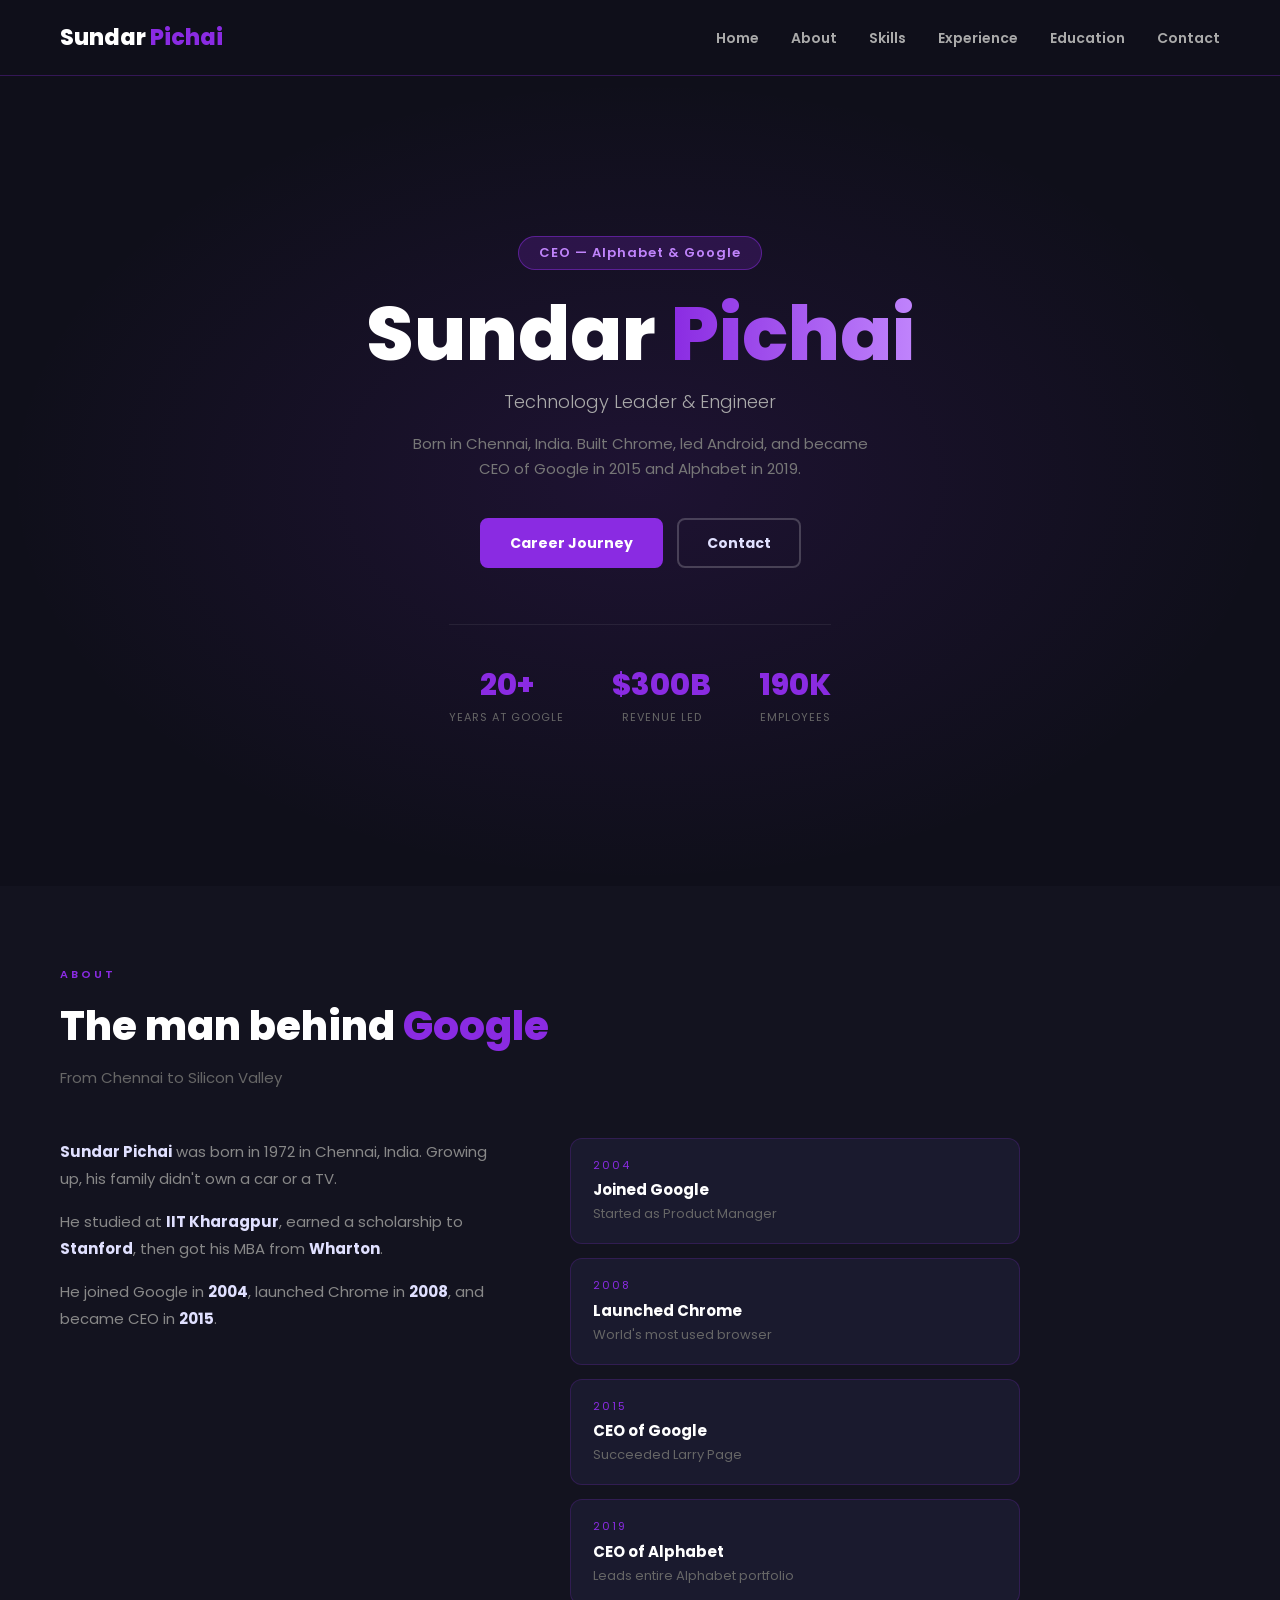
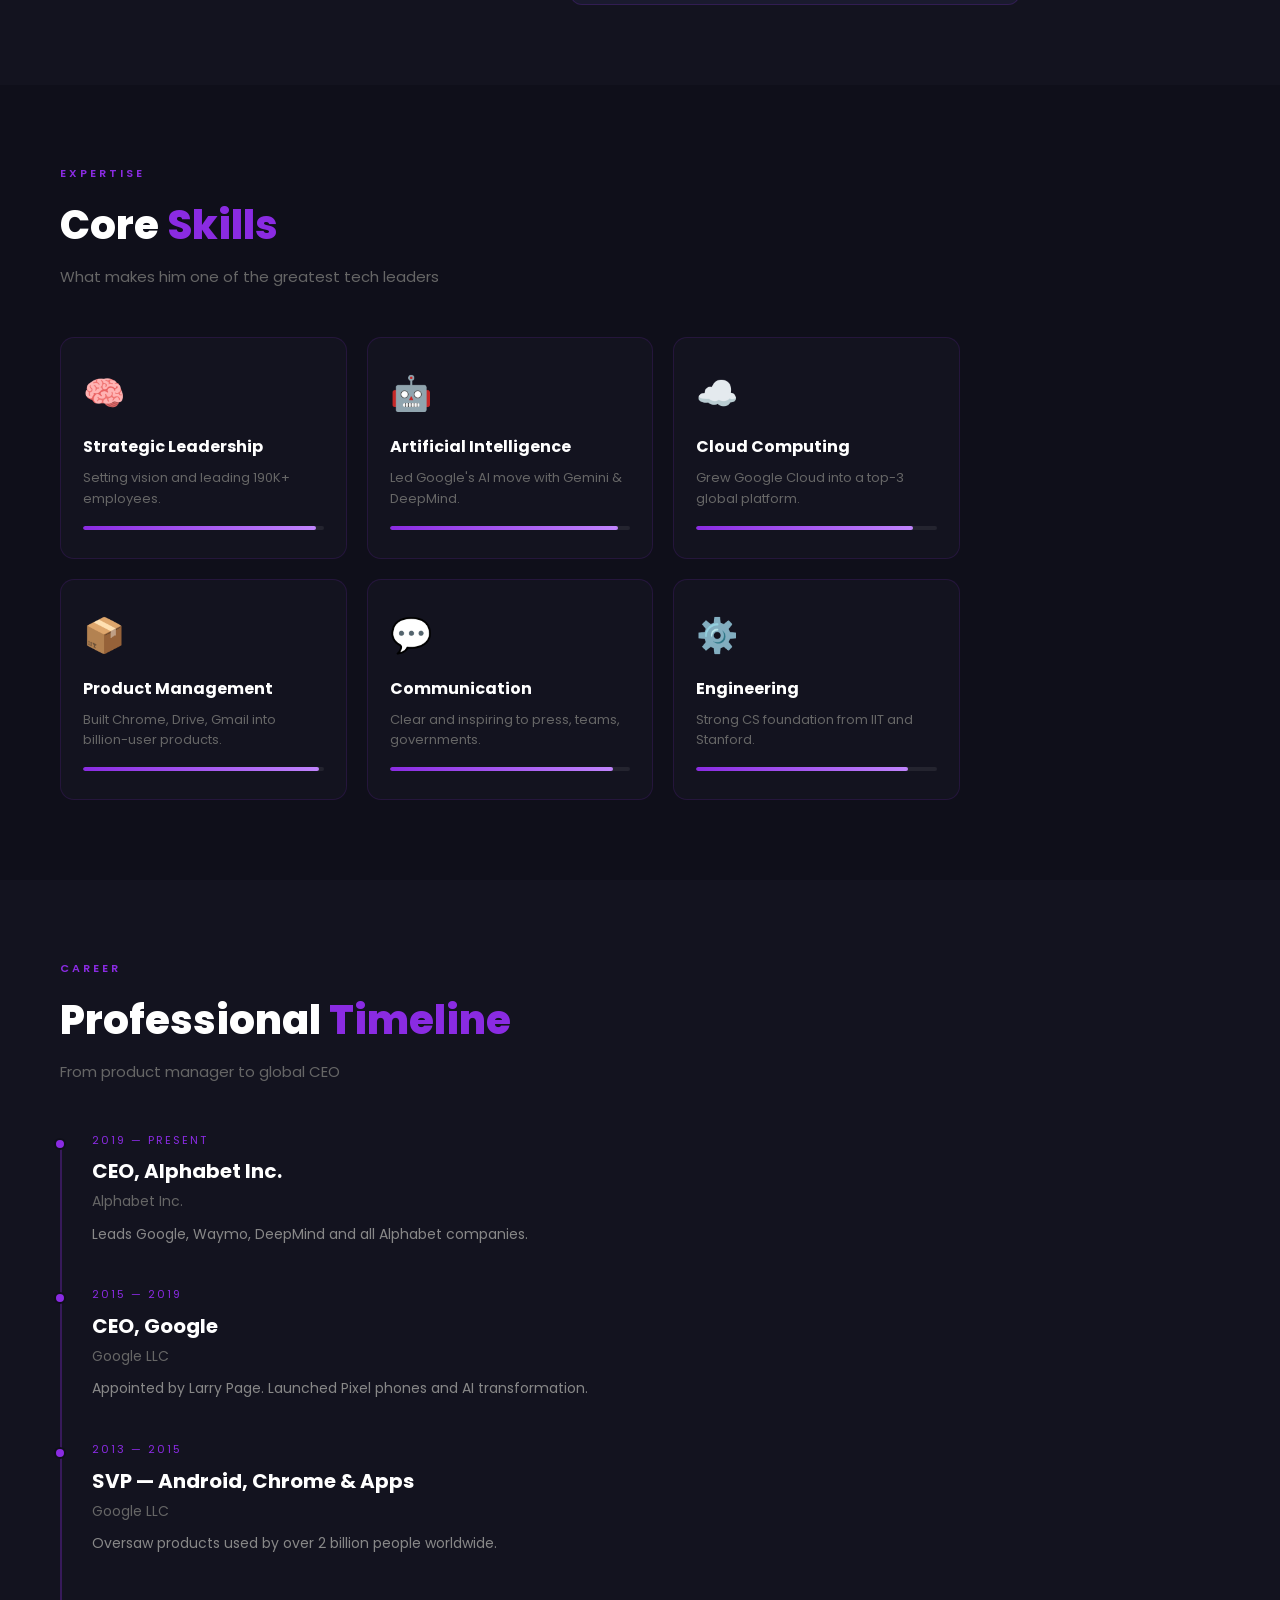
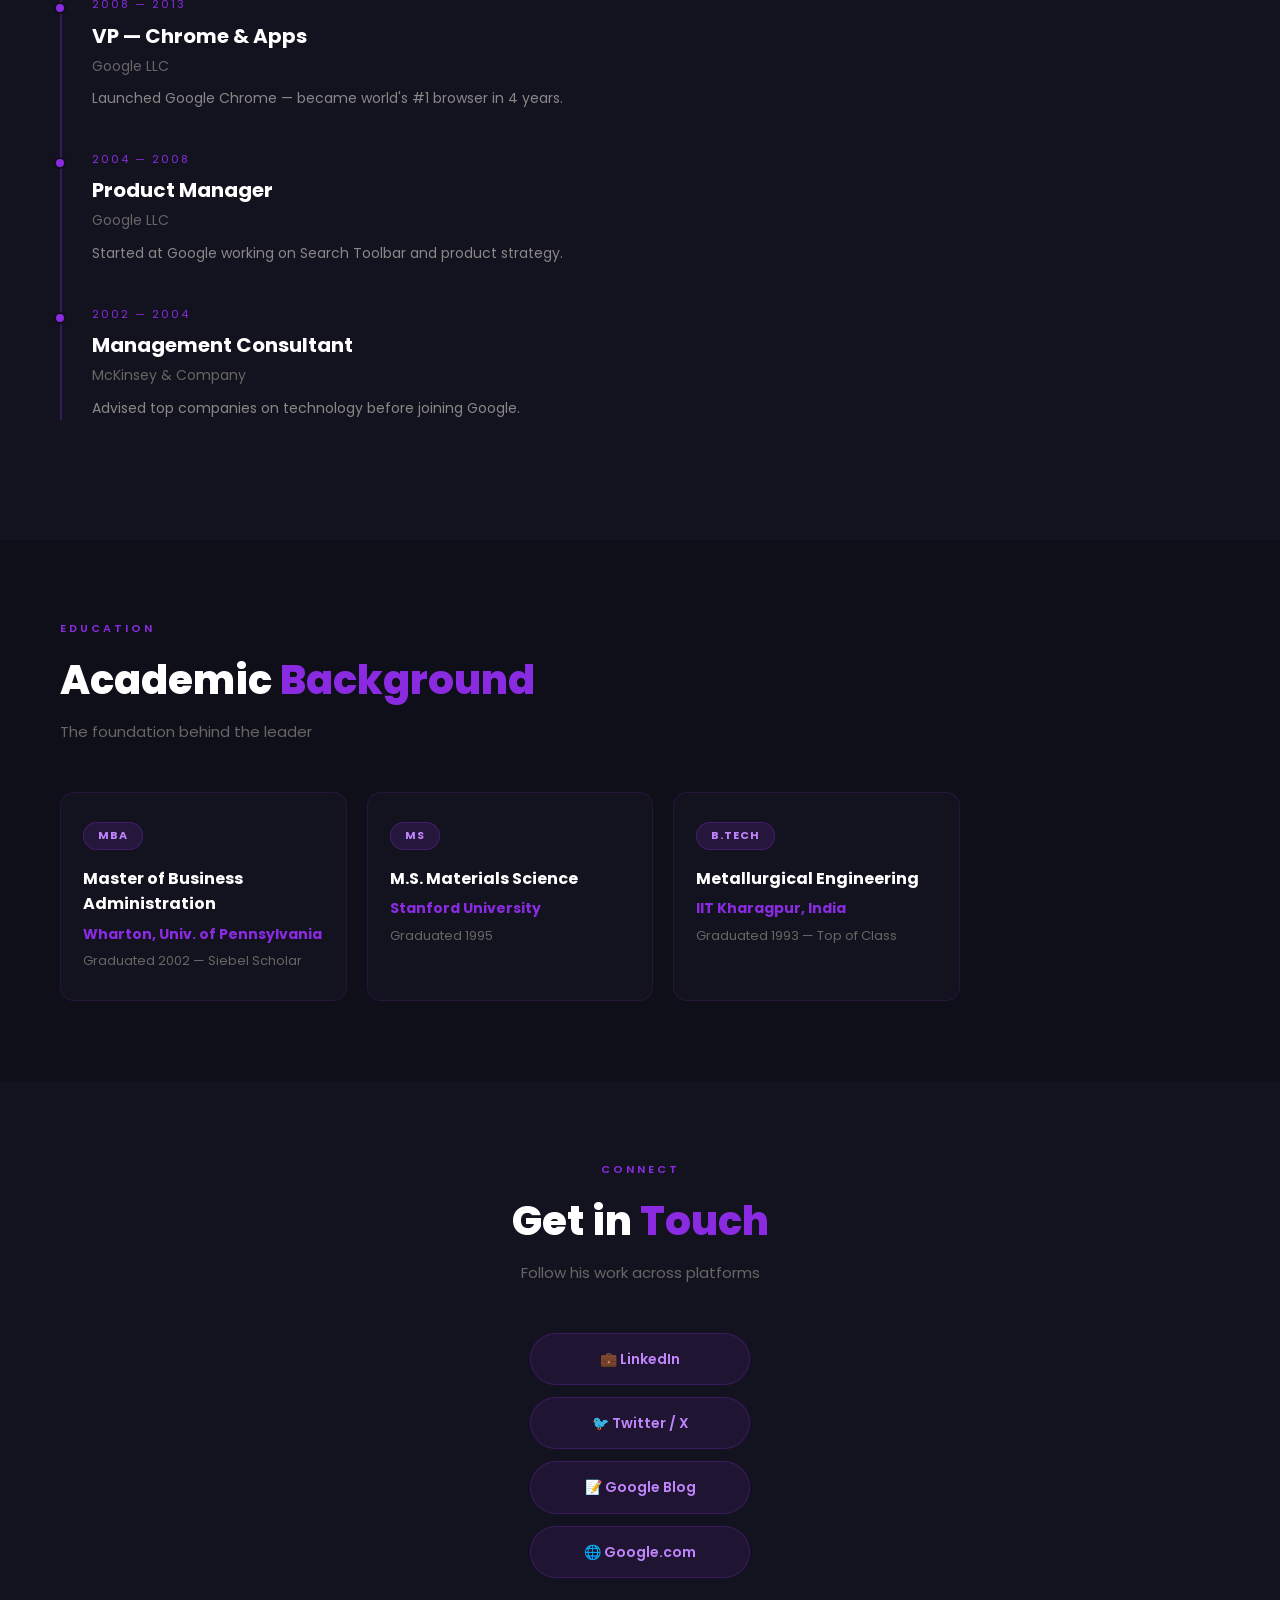
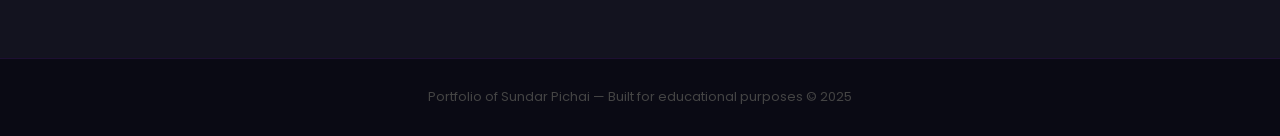
<file: index.html>
<!DOCTYPE html>
<html lang="en">
<head>
  <meta charset="UTF-8">
  <meta name="viewport" content="width=device-width, initial-scale=1.0">
  <title>Sundar Pichai | Portfolio</title>
  <link href="https://fonts.googleapis.com/css2?family=Poppins:wght@300;400;600;700;800&display=swap" rel="stylesheet">
  <link rel="stylesheet" href="style.css">
</head>

<body>
  <nav>
    <div class="logo">
      Sundar <span>Pichai</span>
    </div>
    <ul>
      <li><a href="#hero">Home</a></li>
      <li><a href="#about">About</a></li>
      <li><a href="#skills">Skills</a></li>
      <li><a href="#experience">Experience</a></li>
      <li><a href="#education">Education</a></li>
      <li><a href="#contact">Contact</a></li>
    </ul>
  </nav>

  <section id="hero" class="hero">
    <div class="badge">CEO — Alphabet &amp; Google</div>
    <h1>Sundar <span>Pichai</span></h1>
    <p class="hero-role">Technology Leader &amp; Engineer</p>
    <p class="hero-desc">
      Born in Chennai, India. Built Chrome, led Android,
      and became CEO of Google in 2015 and Alphabet in 2019.
    </p>
    <div class="hero-btns">
      <a href="#experience" class="btn btn-purple">Career Journey</a>
      <a href="#contact" class="btn btn-ghost">Contact</a>
    </div>
    <div class="hero-stats">
      <div class="stat">
        <h3>20+</h3>
        <p>Years at Google</p>
      </div>
      <div class="stat">
        <h3>$300B</h3>
        <p>Revenue Led</p>
      </div>
      <div class="stat">
        <h3>190K</h3>
        <p>Employees</p>
      </div>
    </div>
  </section>

  <section id="about" class="section about">
    <div class="section-label">About</div>
    <h2 class="section-title">The man behind <span>Google</span></h2>
    <p class="section-sub">From Chennai to Silicon Valley</p>
    <div class="about-grid">
      <div class="about-text">
        <p><strong>Sundar Pichai</strong> was born in 1972 in Chennai, India.
        Growing up, his family didn't own a car or a TV.</p>
        <p>He studied at <strong>IIT Kharagpur</strong>, earned a scholarship
        to <strong>Stanford</strong>, then got his MBA from <strong>Wharton</strong>.</p>
        <p>He joined Google in <strong>2004</strong>, launched Chrome in
        <strong>2008</strong>, and became CEO in <strong>2015</strong>.</p>
      </div>
      <div class="about-cards">
        <div class="acard">
          <div class="acard-year">2004</div>
          <h4>Joined Google</h4>
          <p>Started as Product Manager</p>
        </div>
        <div class="acard">
          <div class="acard-year">2008</div>
          <h4>Launched Chrome</h4>
          <p>World's most used browser</p>
        </div>
        <div class="acard">
          <div class="acard-year">2015</div>
          <h4>CEO of Google</h4>
          <p>Succeeded Larry Page</p>
        </div>
        <div class="acard">
          <div class="acard-year">2019</div>
          <h4>CEO of Alphabet</h4>
          <p>Leads entire Alphabet portfolio</p>
        </div>
      </div>
    </div>
  </section>

  <section id="skills" class="section skills">
    <div class="section-label">Expertise</div>
    <h2 class="section-title">Core <span>Skills</span></h2>
    <p class="section-sub">What makes him one of the greatest tech leaders</p>
    <div class="skills-grid">
      <div class="skill-card">
        <div class="skill-icon">🧠</div>
        <h3>Strategic Leadership</h3>
        <p>Setting vision and leading 190K+ employees.</p>
        <div class="bar-bg">
          <div class="bar-fill" data-width="97"></div>
        </div>
      </div>
      <div class="skill-card">
        <div class="skill-icon">🤖</div>
        <h3>Artificial Intelligence</h3>
        <p>Led Google's AI move with Gemini &amp; DeepMind.</p>
        <div class="bar-bg">
          <div class="bar-fill" data-width="95"></div>
        </div>
      </div>
      <div class="skill-card">
        <div class="skill-icon">☁️</div>
        <h3>Cloud Computing</h3>
        <p>Grew Google Cloud into a top-3 global platform.</p>
        <div class="bar-bg">
          <div class="bar-fill" data-width="90"></div>
        </div>
      </div>
      <div class="skill-card">
        <div class="skill-icon">📦</div>
        <h3>Product Management</h3>
        <p>Built Chrome, Drive, Gmail into billion-user products.</p>
        <div class="bar-bg">
          <div class="bar-fill" data-width="98"></div>
        </div>
      </div>
      <div class="skill-card">
        <div class="skill-icon">💬</div>
        <h3>Communication</h3>
        <p>Clear and inspiring to press, teams, governments.</p>
        <div class="bar-bg">
          <div class="bar-fill" data-width="93"></div>
        </div>
      </div>
      <div class="skill-card">
        <div class="skill-icon">⚙️</div>
        <h3>Engineering</h3>
        <p>Strong CS foundation from IIT and Stanford.</p>
        <div class="bar-bg">
          <div class="bar-fill" data-width="88"></div>
        </div>
      </div>
    </div>
  </section>

  <section id="experience" class="section experience">
    <div class="section-label">Career</div>
    <h2 class="section-title">Professional <span>Timeline</span></h2>
    <p class="section-sub">From product manager to global CEO</p>
    <div class="timeline">
      <div class="tl-item">
        <div class="tl-dot"></div>
        <div class="tl-year">2019 — Present</div>
        <div class="tl-role">CEO, Alphabet Inc.</div>
        <div class="tl-company">Alphabet Inc.</div>
        <p class="tl-desc">Leads Google, Waymo, DeepMind and all Alphabet companies.</p>
      </div>
      <div class="tl-item">
        <div class="tl-dot"></div>
        <div class="tl-year">2015 — 2019</div>
        <div class="tl-role">CEO, Google</div>
        <div class="tl-company">Google LLC</div>
        <p class="tl-desc">Appointed by Larry Page. Launched Pixel phones and AI transformation.</p>
      </div>
      <div class="tl-item">
        <div class="tl-dot"></div>
        <div class="tl-year">2013 — 2015</div>
        <div class="tl-role">SVP — Android, Chrome &amp; Apps</div>
        <div class="tl-company">Google LLC</div>
        <p class="tl-desc">Oversaw products used by over 2 billion people worldwide.</p>
      </div>
      <div class="tl-item">
        <div class="tl-dot"></div>
        <div class="tl-year">2008 — 2013</div>
        <div class="tl-role">VP — Chrome &amp; Apps</div>
        <div class="tl-company">Google LLC</div>
        <p class="tl-desc">Launched Google Chrome — became world's #1 browser in 4 years.</p>
      </div>
      <div class="tl-item">
        <div class="tl-dot"></div>
        <div class="tl-year">2004 — 2008</div>
        <div class="tl-role">Product Manager</div>
        <div class="tl-company">Google LLC</div>
        <p class="tl-desc">Started at Google working on Search Toolbar and product strategy.</p>
      </div>
      <div class="tl-item">
        <div class="tl-dot"></div>
        <div class="tl-year">2002 — 2004</div>
        <div class="tl-role">Management Consultant</div>
        <div class="tl-company">McKinsey &amp; Company</div>
        <p class="tl-desc">Advised top companies on technology before joining Google.</p>
      </div>
    </div>
  </section>

  <section id="education" class="section education">
    <div class="section-label">Education</div>
    <h2 class="section-title">Academic <span>Background</span></h2>
    <p class="section-sub">The foundation behind the leader</p>
    <div class="edu-grid">
      <div class="edu-card">
        <div class="edu-badge">MBA</div>
        <h3>Master of Business Administration</h3>
        <h4>Wharton, Univ. of Pennsylvania</h4>
        <p>Graduated 2002 — Siebel Scholar</p>
      </div>
      <div class="edu-card">
        <div class="edu-badge">MS</div>
        <h3>M.S. Materials Science</h3>
        <h4>Stanford University</h4>
        <p>Graduated 1995</p>
      </div>
      <div class="edu-card">
        <div class="edu-badge">B.Tech</div>
        <h3>Metallurgical Engineering</h3>
        <h4>IIT Kharagpur, India</h4>
        <p>Graduated 1993 — Top of Class</p>
      </div>
    </div>
  </section>

  <section id="contact" class="section contact">
    <div class="section-label">Connect</div>
    <h2 class="section-title">Get in <span>Touch</span></h2>
    <p class="section-sub">Follow his work across platforms</p>
    <div class="contact-links">
      <a href="https://linkedin.com/in/sundarpichai" target="_blank" class="contact-link">
        💼 LinkedIn
      </a>
      <a href="https://twitter.com/sundarpichai" target="_blank" class="contact-link">
        🐦 Twitter / X
      </a>
      <a href="https://blog.google" target="_blank" class="contact-link">
        📝 Google Blog
      </a>
      <a href="https://about.google" target="_blank" class="contact-link">
        🌐 Google.com
      </a>
    </div>
  </section>

  <footer>
    <p>Portfolio of Sundar Pichai &mdash; Built for educational purposes &copy; 2025</p>
  </footer>

  <script src="script.js"></script>
</body>
</html>
</file>
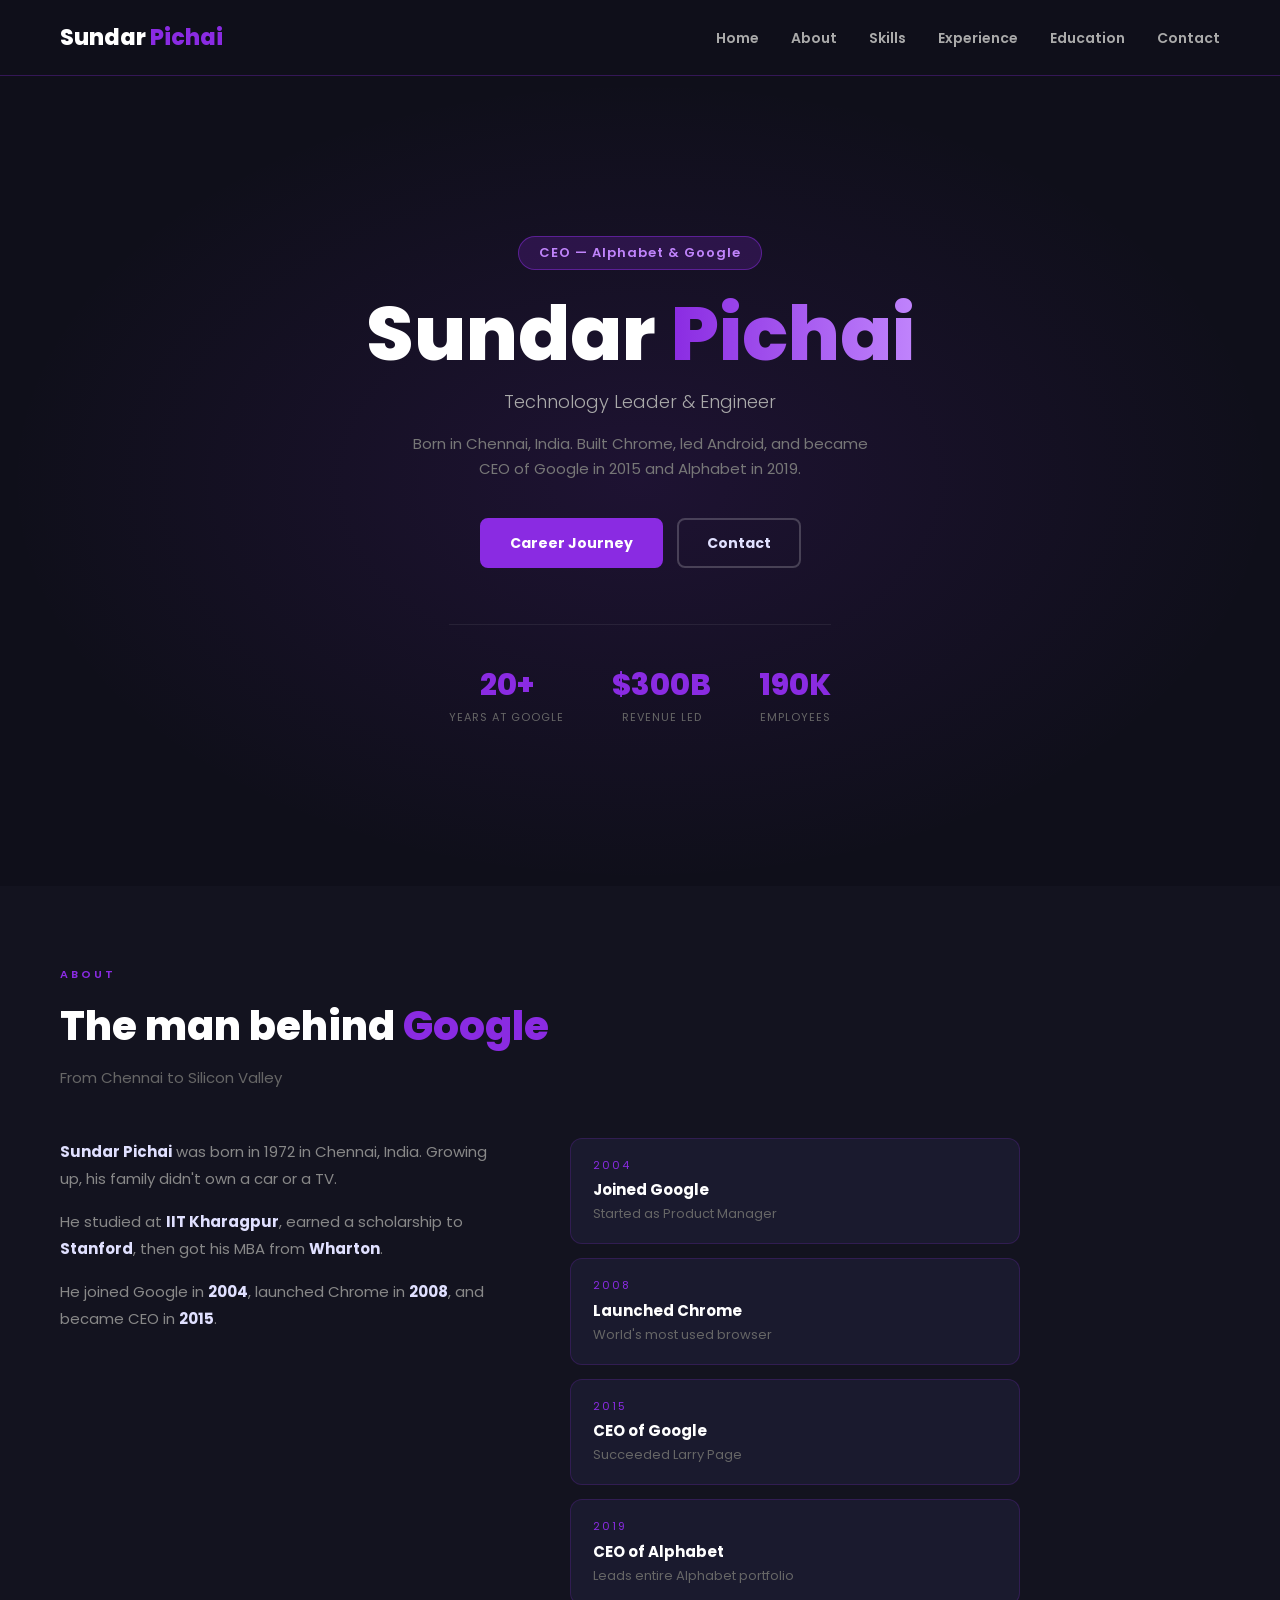
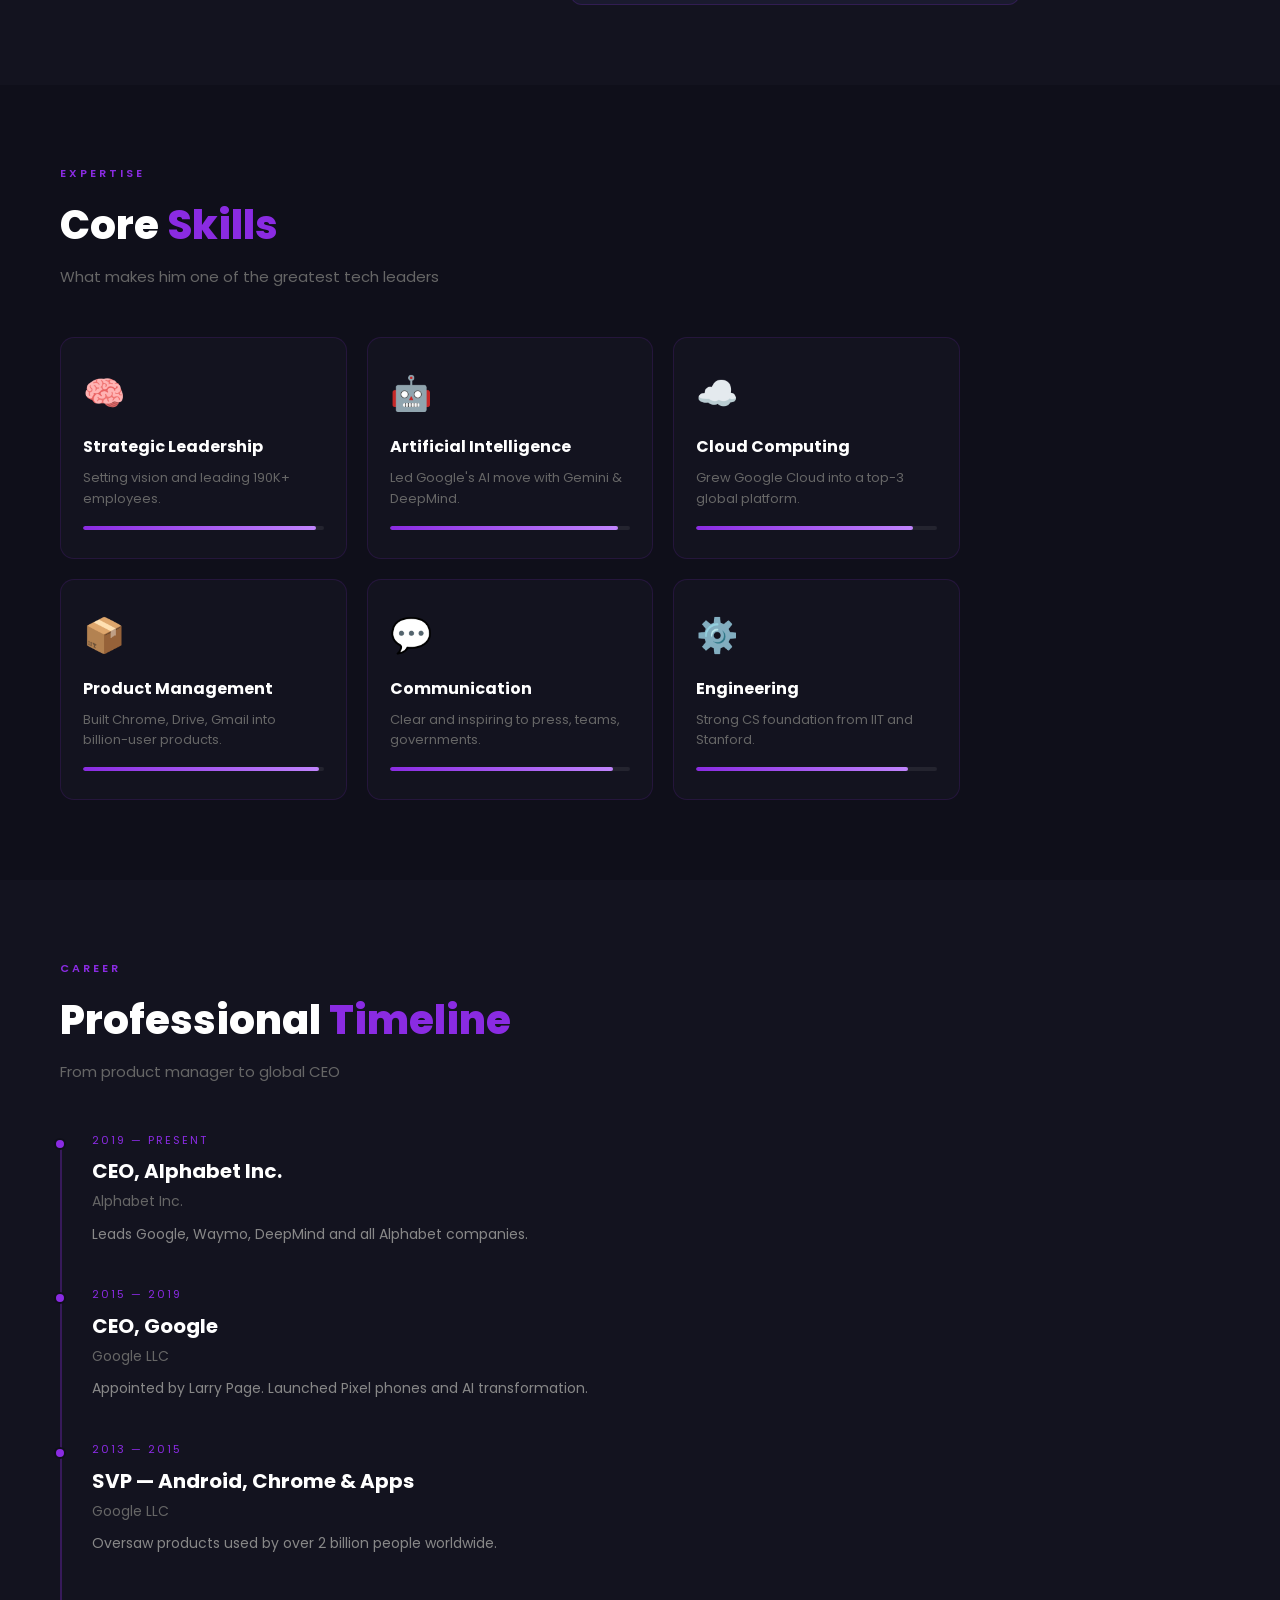
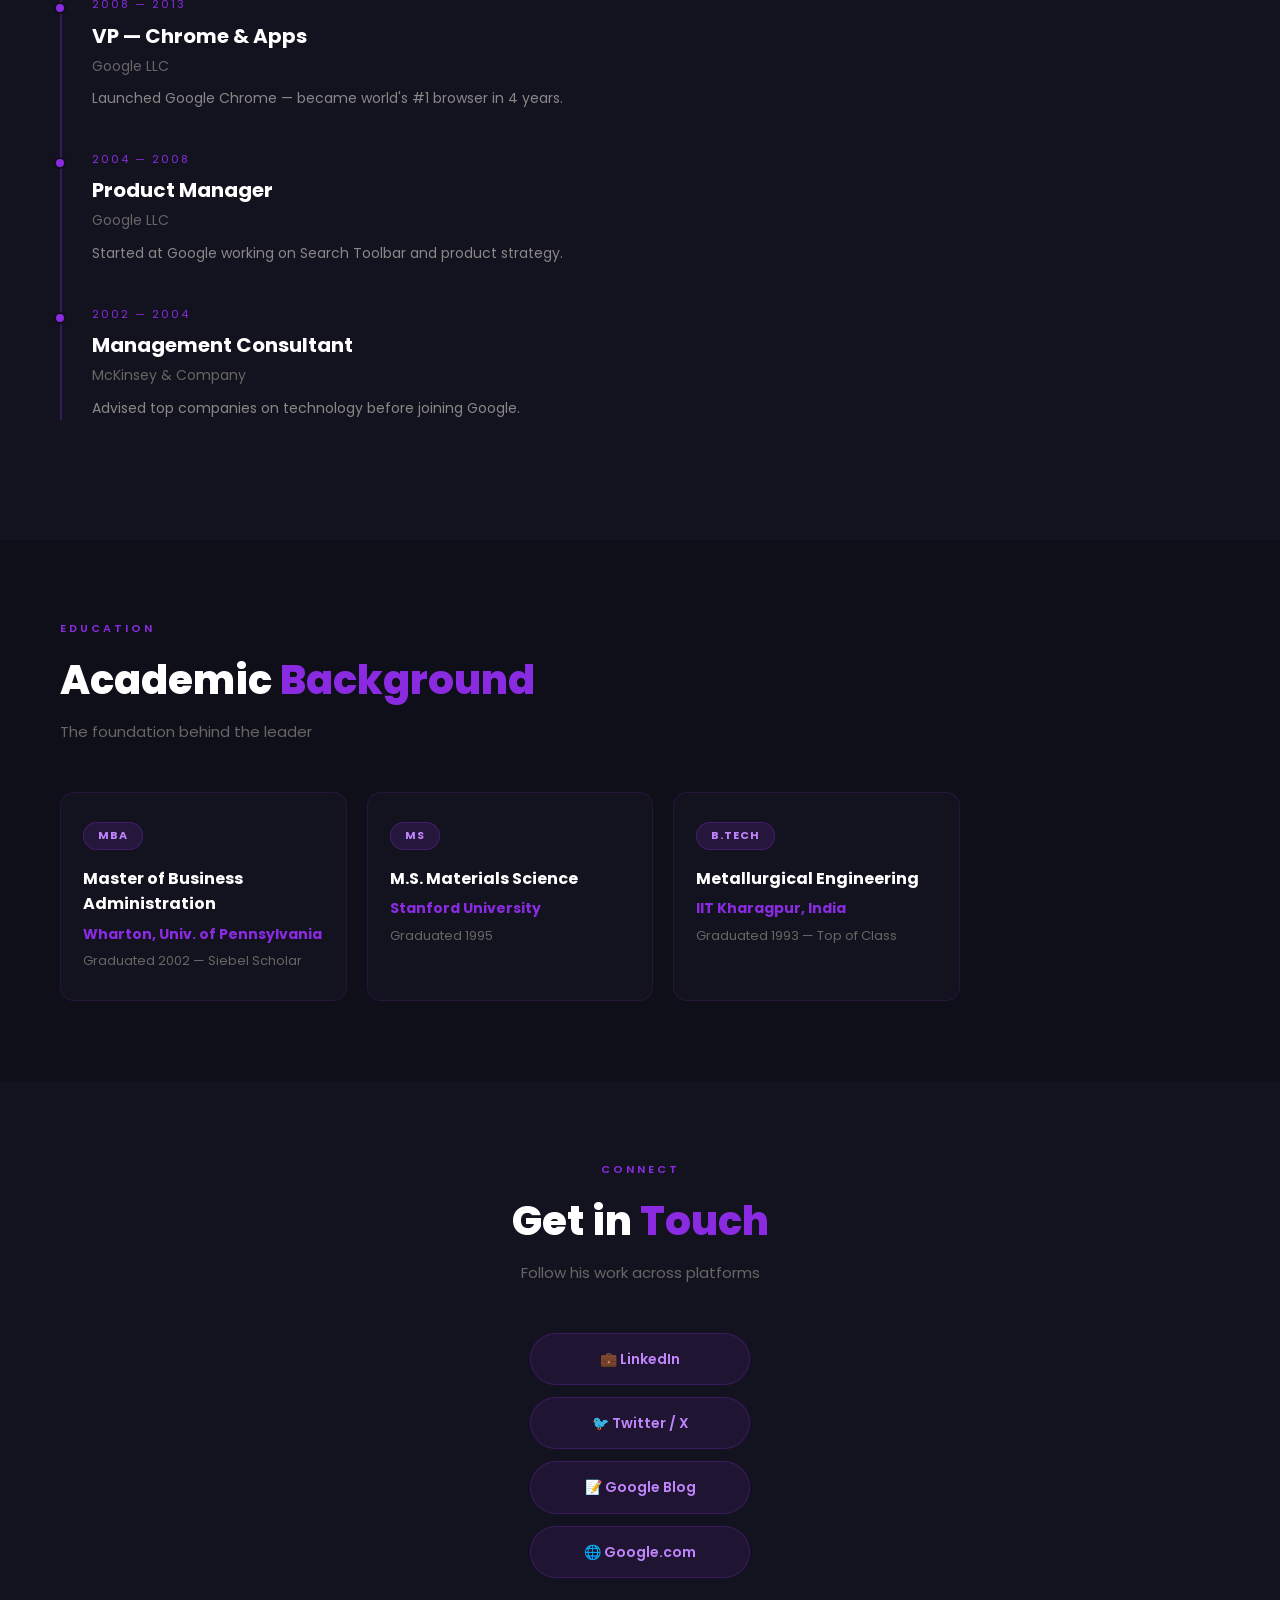
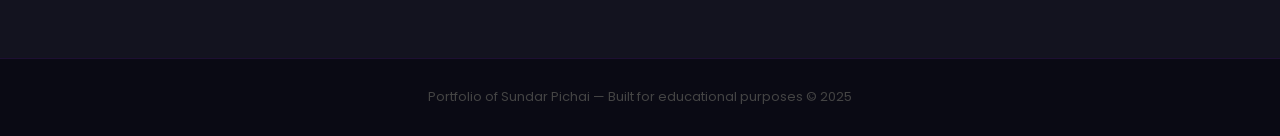
<file: protofolio/index.html>
<!DOCTYPE html>
<html lang="en">
<head>
  <meta charset="UTF-8">
  <meta name="viewport" content="width=device-width, initial-scale=1.0">
  <title>Sundar Pichai | Portfolio</title>
  <link href="https://fonts.googleapis.com/css2?family=Poppins:wght@300;400;600;700;800&display=swap" rel="stylesheet">
  <link rel="stylesheet" href="style.css">
</head>

<body>
  <nav>
    <div class="logo">
      Sundar <span>Pichai</span>
    </div>
    <ul>
      <li><a href="#hero">Home</a></li>
      <li><a href="#about">About</a></li>
      <li><a href="#skills">Skills</a></li>
      <li><a href="#experience">Experience</a></li>
      <li><a href="#education">Education</a></li>
      <li><a href="#contact">Contact</a></li>
    </ul>
  </nav>

  <section id="hero" class="hero">
    <div class="badge">CEO — Alphabet &amp; Google</div>
    <h1>Sundar <span>Pichai</span></h1>
    <p class="hero-role">Technology Leader &amp; Engineer</p>
    <p class="hero-desc">
      Born in Chennai, India. Built Chrome, led Android,
      and became CEO of Google in 2015 and Alphabet in 2019.
    </p>
    <div class="hero-btns">
      <a href="#experience" class="btn btn-purple">Career Journey</a>
      <a href="#contact" class="btn btn-ghost">Contact</a>
    </div>
    <div class="hero-stats">
      <div class="stat">
        <h3>20+</h3>
        <p>Years at Google</p>
      </div>
      <div class="stat">
        <h3>$300B</h3>
        <p>Revenue Led</p>
      </div>
      <div class="stat">
        <h3>190K</h3>
        <p>Employees</p>
      </div>
    </div>
  </section>

  <section id="about" class="section about">
    <div class="section-label">About</div>
    <h2 class="section-title">The man behind <span>Google</span></h2>
    <p class="section-sub">From Chennai to Silicon Valley</p>
    <div class="about-grid">
      <div class="about-text">
        <p><strong>Sundar Pichai</strong> was born in 1972 in Chennai, India.
        Growing up, his family didn't own a car or a TV.</p>
        <p>He studied at <strong>IIT Kharagpur</strong>, earned a scholarship
        to <strong>Stanford</strong>, then got his MBA from <strong>Wharton</strong>.</p>
        <p>He joined Google in <strong>2004</strong>, launched Chrome in
        <strong>2008</strong>, and became CEO in <strong>2015</strong>.</p>
      </div>
      <div class="about-cards">
        <div class="acard">
          <div class="acard-year">2004</div>
          <h4>Joined Google</h4>
          <p>Started as Product Manager</p>
        </div>
        <div class="acard">
          <div class="acard-year">2008</div>
          <h4>Launched Chrome</h4>
          <p>World's most used browser</p>
        </div>
        <div class="acard">
          <div class="acard-year">2015</div>
          <h4>CEO of Google</h4>
          <p>Succeeded Larry Page</p>
        </div>
        <div class="acard">
          <div class="acard-year">2019</div>
          <h4>CEO of Alphabet</h4>
          <p>Leads entire Alphabet portfolio</p>
        </div>
      </div>
    </div>
  </section>

  <section id="skills" class="section skills">
    <div class="section-label">Expertise</div>
    <h2 class="section-title">Core <span>Skills</span></h2>
    <p class="section-sub">What makes him one of the greatest tech leaders</p>
    <div class="skills-grid">
      <div class="skill-card">
        <div class="skill-icon">🧠</div>
        <h3>Strategic Leadership</h3>
        <p>Setting vision and leading 190K+ employees.</p>
        <div class="bar-bg">
          <div class="bar-fill" data-width="97"></div>
        </div>
      </div>
      <div class="skill-card">
        <div class="skill-icon">🤖</div>
        <h3>Artificial Intelligence</h3>
        <p>Led Google's AI move with Gemini &amp; DeepMind.</p>
        <div class="bar-bg">
          <div class="bar-fill" data-width="95"></div>
        </div>
      </div>
      <div class="skill-card">
        <div class="skill-icon">☁️</div>
        <h3>Cloud Computing</h3>
        <p>Grew Google Cloud into a top-3 global platform.</p>
        <div class="bar-bg">
          <div class="bar-fill" data-width="90"></div>
        </div>
      </div>
      <div class="skill-card">
        <div class="skill-icon">📦</div>
        <h3>Product Management</h3>
        <p>Built Chrome, Drive, Gmail into billion-user products.</p>
        <div class="bar-bg">
          <div class="bar-fill" data-width="98"></div>
        </div>
      </div>
      <div class="skill-card">
        <div class="skill-icon">💬</div>
        <h3>Communication</h3>
        <p>Clear and inspiring to press, teams, governments.</p>
        <div class="bar-bg">
          <div class="bar-fill" data-width="93"></div>
        </div>
      </div>
      <div class="skill-card">
        <div class="skill-icon">⚙️</div>
        <h3>Engineering</h3>
        <p>Strong CS foundation from IIT and Stanford.</p>
        <div class="bar-bg">
          <div class="bar-fill" data-width="88"></div>
        </div>
      </div>
    </div>
  </section>

  <section id="experience" class="section experience">
    <div class="section-label">Career</div>
    <h2 class="section-title">Professional <span>Timeline</span></h2>
    <p class="section-sub">From product manager to global CEO</p>
    <div class="timeline">
      <div class="tl-item">
        <div class="tl-dot"></div>
        <div class="tl-year">2019 — Present</div>
        <div class="tl-role">CEO, Alphabet Inc.</div>
        <div class="tl-company">Alphabet Inc.</div>
        <p class="tl-desc">Leads Google, Waymo, DeepMind and all Alphabet companies.</p>
      </div>
      <div class="tl-item">
        <div class="tl-dot"></div>
        <div class="tl-year">2015 — 2019</div>
        <div class="tl-role">CEO, Google</div>
        <div class="tl-company">Google LLC</div>
        <p class="tl-desc">Appointed by Larry Page. Launched Pixel phones and AI transformation.</p>
      </div>
      <div class="tl-item">
        <div class="tl-dot"></div>
        <div class="tl-year">2013 — 2015</div>
        <div class="tl-role">SVP — Android, Chrome &amp; Apps</div>
        <div class="tl-company">Google LLC</div>
        <p class="tl-desc">Oversaw products used by over 2 billion people worldwide.</p>
      </div>
      <div class="tl-item">
        <div class="tl-dot"></div>
        <div class="tl-year">2008 — 2013</div>
        <div class="tl-role">VP — Chrome &amp; Apps</div>
        <div class="tl-company">Google LLC</div>
        <p class="tl-desc">Launched Google Chrome — became world's #1 browser in 4 years.</p>
      </div>
      <div class="tl-item">
        <div class="tl-dot"></div>
        <div class="tl-year">2004 — 2008</div>
        <div class="tl-role">Product Manager</div>
        <div class="tl-company">Google LLC</div>
        <p class="tl-desc">Started at Google working on Search Toolbar and product strategy.</p>
      </div>
      <div class="tl-item">
        <div class="tl-dot"></div>
        <div class="tl-year">2002 — 2004</div>
        <div class="tl-role">Management Consultant</div>
        <div class="tl-company">McKinsey &amp; Company</div>
        <p class="tl-desc">Advised top companies on technology before joining Google.</p>
      </div>
    </div>
  </section>

  <section id="education" class="section education">
    <div class="section-label">Education</div>
    <h2 class="section-title">Academic <span>Background</span></h2>
    <p class="section-sub">The foundation behind the leader</p>
    <div class="edu-grid">
      <div class="edu-card">
        <div class="edu-badge">MBA</div>
        <h3>Master of Business Administration</h3>
        <h4>Wharton, Univ. of Pennsylvania</h4>
        <p>Graduated 2002 — Siebel Scholar</p>
      </div>
      <div class="edu-card">
        <div class="edu-badge">MS</div>
        <h3>M.S. Materials Science</h3>
        <h4>Stanford University</h4>
        <p>Graduated 1995</p>
      </div>
      <div class="edu-card">
        <div class="edu-badge">B.Tech</div>
        <h3>Metallurgical Engineering</h3>
        <h4>IIT Kharagpur, India</h4>
        <p>Graduated 1993 — Top of Class</p>
      </div>
    </div>
  </section>

  <section id="contact" class="section contact">
    <div class="section-label">Connect</div>
    <h2 class="section-title">Get in <span>Touch</span></h2>
    <p class="section-sub">Follow his work across platforms</p>
    <div class="contact-links">
      <a href="https://linkedin.com/in/sundarpichai" target="_blank" class="contact-link">
        💼 LinkedIn
      </a>
      <a href="https://twitter.com/sundarpichai" target="_blank" class="contact-link">
        🐦 Twitter / X
      </a>
      <a href="https://blog.google" target="_blank" class="contact-link">
        📝 Google Blog
      </a>
      <a href="https://about.google" target="_blank" class="contact-link">
        🌐 Google.com
      </a>
    </div>
  </section>

  <footer>
    <p>Portfolio of Sundar Pichai &mdash; Built for educational purposes &copy; 2025</p>
  </footer>

  <script src="script.js"></script>
</body>
</html>
</file>
<file: style.css>
* {
  margin: 0;
  padding: 0;
  box-sizing: border-box;
}

body {
  font-family: 'Poppins', sans-serif;
  background: #0f0f1a;
  color: #e0e0ff;
  line-height: 1.6;
}

nav {
  display: flex;
  justify-content: space-between;
  align-items: center;
  padding: 20px 60px;
  background: #0f0f1a;
  position: sticky;
  top: 0;
  z-index: 99;
  border-bottom: 1px solid rgba(138,43,226,0.3);
}

.logo {
  font-size: 22px;
  font-weight: 800;
  color: #fff;
}

.logo span {
  color: #8a2be2;
}

nav ul {
  list-style: none;
  display: flex;
  gap: 32px;
}

nav ul a {
  color: #aaa;
  text-decoration: none;
  font-size: 14px;
  font-weight: 600;
  transition: color 0.3s;
}

nav ul a:hover {
  color: #8a2be2;
}

.hero {
  min-height: 90vh;
  display: flex;
  flex-direction: column;
  align-items: center;
  justify-content: center;
  text-align: center;
  padding: 60px 40px;
  background: radial-gradient(ellipse at center, rgba(138,43,226,0.12) 0%, transparent 70%);
}

.badge {
  display: inline-block;
  background: rgba(138,43,226,0.2);
  border: 1px solid rgba(138,43,226,0.5);
  color: #c084fc;
  padding: 6px 20px;
  border-radius: 100px;
  font-size: 13px;
  font-weight: 600;
  margin-bottom: 24px;
  letter-spacing: 1px;
}

.hero h1 {
  font-size: clamp(40px, 7vw, 76px);
  font-weight: 800;
  color: #fff;
  line-height: 1.05;
  margin-bottom: 14px;
}

.hero h1 span {
  background: linear-gradient(90deg, #8a2be2, #c084fc);
  -webkit-background-clip: text;
  -webkit-text-fill-color: transparent;
  background-clip: text;
}

.hero-role {
  font-size: 18px;
  color: #aaa;
  font-weight: 300;
  margin-bottom: 14px;
}

.hero-desc {
  font-size: 15px;
  color: #777;
  max-width: 480px;
  margin-bottom: 36px;
  line-height: 1.7;
}

.hero-btns {
  display: flex;
  gap: 14px;
  justify-content: center;
  flex-wrap: wrap;
  margin-bottom: 56px;
}

.hero-stats {
  display: flex;
  justify-content: center;
  gap: 48px;
  padding-top: 36px;
  border-top: 1px solid rgba(255,255,255,0.07);
}

.stat h3 {
  font-size: 30px;
  font-weight: 800;
  color: #8a2be2;
}

.stat p {
  font-size: 11px;
  color: #666;
  text-transform: uppercase;
  letter-spacing: 1px;
}

.btn {
  display: inline-block;
  padding: 12px 28px;
  border-radius: 8px;
  font-size: 14px;
  font-weight: 700;
  text-decoration: none;
  border: 2px solid transparent;
  transition: all 0.25s ease;
  cursor: pointer;
  font-family: 'Poppins', sans-serif;
}

.btn-purple {
  background: #8a2be2;
  color: #fff;
  border-color: #8a2be2;
}

.btn-purple:hover {
  background: #7a1fd2;
  transform: translateY(-3px);
  box-shadow: 0 8px 24px rgba(138,43,226,0.4);
}

.btn-ghost {
  background: transparent;
  color: #e0e0ff;
  border-color: rgba(255,255,255,0.2);
}

.btn-ghost:hover {
  border-color: #8a2be2;
  color: #8a2be2;
  transform: translateY(-3px);
}

.section {
  padding: 80px 60px;
}

.section-label {
  font-size: 11px;
  color: #8a2be2;
  text-transform: uppercase;
  letter-spacing: 3px;
  font-weight: 600;
  margin-bottom: 10px;
}

.section-title {
  font-size: clamp(26px, 4vw, 40px);
  font-weight: 800;
  color: #fff;
  margin-bottom: 8px;
}

.section-title span {
  color: #8a2be2;
}

.section-sub {
  font-size: 15px;
  color: #666;
  margin-bottom: 48px;
}

.about {
  background: #13131f;
}

.about-grid {
  display: grid;
  grid-template-columns: 1fr 1fr;
  gap: 60px;
  max-width: 960px;
}

.about-text p {
  color: #888;
  font-size: 15px;
  line-height: 1.8;
  margin-bottom: 16px;
}

.about-text strong {
  color: #e0e0ff;
}

.about-cards {
  display: flex;
  flex-direction: column;
  gap: 14px;
}

.acard {
  background: #1a1a2e;
  border: 1px solid rgba(138,43,226,0.2);
  border-radius: 12px;
  padding: 18px 22px;
  transition: all 0.3s;
}

.acard:hover {
  border-color: #8a2be2;
  transform: translateX(6px);
}

.acard-year {
  font-size: 11px;
  color: #8a2be2;
  text-transform: uppercase;
  letter-spacing: 2px;
  margin-bottom: 4px;
}

.acard h4 { color: #fff; font-size: 15px; margin-bottom: 2px; }
.acard p  { color: #666; font-size: 13px; }

.skills {
  background: #0f0f1a;
}

.skills-grid {
  display: grid;
  grid-template-columns: repeat(3, 1fr);
  gap: 20px;
  max-width: 900px;
}

.skill-card {
  background: #13131f;
  border: 1px solid rgba(138,43,226,0.15);
  border-radius: 14px;
  padding: 28px 22px;
  transition: all 0.3s;
}

.skill-card:hover {
  border-color: #8a2be2;
  transform: translateY(-6px);
  box-shadow: 0 12px 32px rgba(138,43,226,0.15);
}

.skill-icon   { font-size: 34px; margin-bottom: 14px; }
.skill-card h3{ color: #fff; font-size: 16px; margin-bottom: 8px; }
.skill-card p { color: #666; font-size: 13px; line-height: 1.6; margin-bottom: 16px; }

.bar-bg {
  height: 4px;
  background: rgba(255,255,255,0.07);
  border-radius: 10px;
  overflow: hidden;
}

.bar-fill {
  height: 100%;
  background: linear-gradient(90deg, #8a2be2, #c084fc);
  border-radius: 10px;
  width: 0%;
  transition: width 1.2s ease;
}

.experience {
  background: #13131f;
}

.timeline {
  max-width: 700px;
  position: relative;
  padding-left: 32px;
}

.timeline::before {
  content: '';
  position: absolute;
  left: 0;
  top: 8px;
  bottom: 0;
  width: 2px;
  background: rgba(138,43,226,0.3);
}

.tl-item {
  position: relative;
  margin-bottom: 40px;
  opacity: 0;
  transform: translateX(-20px);
  transition: all 0.5s ease;
}

.tl-item.show {
  opacity: 1;
  transform: translateX(0);
}

.tl-dot {
  position: absolute;
  left: -38px;
  top: 6px;
  width: 12px;
  height: 12px;
  border-radius: 50%;
  background: #8a2be2;
  border: 2px solid #0f0f1a;
}

.tl-year    { font-size: 11px; color: #8a2be2; letter-spacing: 2px; text-transform: uppercase; margin-bottom: 6px; }
.tl-role    { font-size: 20px; font-weight: 700; color: #fff; margin-bottom: 3px; }
.tl-company { font-size: 14px; color: #666; margin-bottom: 10px; }
.tl-desc    { font-size: 14px; color: #888; line-height: 1.7; }

.education {
  background: #0f0f1a;
}

.edu-grid {
  display: grid;
  grid-template-columns: repeat(3, 1fr);
  gap: 20px;
  max-width: 900px;
}

.edu-card {
  background: #13131f;
  border: 1px solid rgba(138,43,226,0.15);
  border-radius: 14px;
  padding: 28px 22px;
  transition: all 0.3s;
}

.edu-card:hover {
  border-color: #8a2be2;
  transform: translateY(-5px);
}

.edu-badge {
  display: inline-block;
  background: rgba(138,43,226,0.15);
  color: #c084fc;
  border: 1px solid rgba(138,43,226,0.3);
  padding: 4px 14px;
  border-radius: 100px;
  font-size: 11px;
  font-weight: 700;
  text-transform: uppercase;
  letter-spacing: 1px;
  margin-bottom: 16px;
}

.edu-card h3 { color: #fff; font-size: 16px; margin-bottom: 6px; }
.edu-card h4 { color: #8a2be2; font-size: 14px; margin-bottom: 6px; }
.edu-card p  { color: #666; font-size: 13px; }

.contact {
  background: #13131f;
  text-align: center;
}

.contact-links {
  display: flex;
  flex-direction: column;
  gap: 12px;
  align-items: center;
}

.contact-link {
  display: flex;
  align-items: center;
  gap: 10px;
  padding: 14px 32px;
  background: rgba(138,43,226,0.1);
  border: 1px solid rgba(138,43,226,0.25);
  color: #c084fc;
  text-decoration: none;
  border-radius: 100px;
  font-size: 14px;
  font-weight: 600;
  min-width: 220px;
  justify-content: center;
  transition: all 0.25s;
}

.contact-link:hover {
  background: #8a2be2;
  color: #fff;
  transform: translateY(-2px);
}

footer {
  background: #0a0a14;
  text-align: center;
  padding: 28px;
  font-size: 13px;
  color: #444;
  border-top: 1px solid rgba(138,43,226,0.15);
}

@media (max-width: 768px) {
  nav { padding: 16px 24px; }
  nav ul { gap: 16px; }
  .section { padding: 60px 24px; }
  .hero { padding: 60px 24px; }
  .about-grid   { grid-template-columns: 1fr; gap: 32px; }
  .skills-grid  { grid-template-columns: 1fr; }
  .edu-grid     { grid-template-columns: 1fr; }
  .hero-stats   { gap: 24px; }
}
</file>
<file: protofolio/style.css>
* {
  margin: 0;
  padding: 0;
  box-sizing: border-box;
}

body {
  font-family: 'Poppins', sans-serif;
  background: #0f0f1a;
  color: #e0e0ff;
  line-height: 1.6;
}

nav {
  display: flex;
  justify-content: space-between;
  align-items: center;
  padding: 20px 60px;
  background: #0f0f1a;
  position: sticky;
  top: 0;
  z-index: 99;
  border-bottom: 1px solid rgba(138,43,226,0.3);
}

.logo {
  font-size: 22px;
  font-weight: 800;
  color: #fff;
}

.logo span {
  color: #8a2be2;
}

nav ul {
  list-style: none;
  display: flex;
  gap: 32px;
}

nav ul a {
  color: #aaa;
  text-decoration: none;
  font-size: 14px;
  font-weight: 600;
  transition: color 0.3s;
}

nav ul a:hover {
  color: #8a2be2;
}

.hero {
  min-height: 90vh;
  display: flex;
  flex-direction: column;
  align-items: center;
  justify-content: center;
  text-align: center;
  padding: 60px 40px;
  background: radial-gradient(ellipse at center, rgba(138,43,226,0.12) 0%, transparent 70%);
}

.badge {
  display: inline-block;
  background: rgba(138,43,226,0.2);
  border: 1px solid rgba(138,43,226,0.5);
  color: #c084fc;
  padding: 6px 20px;
  border-radius: 100px;
  font-size: 13px;
  font-weight: 600;
  margin-bottom: 24px;
  letter-spacing: 1px;
}

.hero h1 {
  font-size: clamp(40px, 7vw, 76px);
  font-weight: 800;
  color: #fff;
  line-height: 1.05;
  margin-bottom: 14px;
}

.hero h1 span {
  background: linear-gradient(90deg, #8a2be2, #c084fc);
  -webkit-background-clip: text;
  -webkit-text-fill-color: transparent;
  background-clip: text;
}

.hero-role {
  font-size: 18px;
  color: #aaa;
  font-weight: 300;
  margin-bottom: 14px;
}

.hero-desc {
  font-size: 15px;
  color: #777;
  max-width: 480px;
  margin-bottom: 36px;
  line-height: 1.7;
}

.hero-btns {
  display: flex;
  gap: 14px;
  justify-content: center;
  flex-wrap: wrap;
  margin-bottom: 56px;
}

.hero-stats {
  display: flex;
  justify-content: center;
  gap: 48px;
  padding-top: 36px;
  border-top: 1px solid rgba(255,255,255,0.07);
}

.stat h3 {
  font-size: 30px;
  font-weight: 800;
  color: #8a2be2;
}

.stat p {
  font-size: 11px;
  color: #666;
  text-transform: uppercase;
  letter-spacing: 1px;
}

.btn {
  display: inline-block;
  padding: 12px 28px;
  border-radius: 8px;
  font-size: 14px;
  font-weight: 700;
  text-decoration: none;
  border: 2px solid transparent;
  transition: all 0.25s ease;
  cursor: pointer;
  font-family: 'Poppins', sans-serif;
}

.btn-purple {
  background: #8a2be2;
  color: #fff;
  border-color: #8a2be2;
}

.btn-purple:hover {
  background: #7a1fd2;
  transform: translateY(-3px);
  box-shadow: 0 8px 24px rgba(138,43,226,0.4);
}

.btn-ghost {
  background: transparent;
  color: #e0e0ff;
  border-color: rgba(255,255,255,0.2);
}

.btn-ghost:hover {
  border-color: #8a2be2;
  color: #8a2be2;
  transform: translateY(-3px);
}

.section {
  padding: 80px 60px;
}

.section-label {
  font-size: 11px;
  color: #8a2be2;
  text-transform: uppercase;
  letter-spacing: 3px;
  font-weight: 600;
  margin-bottom: 10px;
}

.section-title {
  font-size: clamp(26px, 4vw, 40px);
  font-weight: 800;
  color: #fff;
  margin-bottom: 8px;
}

.section-title span {
  color: #8a2be2;
}

.section-sub {
  font-size: 15px;
  color: #666;
  margin-bottom: 48px;
}

.about {
  background: #13131f;
}

.about-grid {
  display: grid;
  grid-template-columns: 1fr 1fr;
  gap: 60px;
  max-width: 960px;
}

.about-text p {
  color: #888;
  font-size: 15px;
  line-height: 1.8;
  margin-bottom: 16px;
}

.about-text strong {
  color: #e0e0ff;
}

.about-cards {
  display: flex;
  flex-direction: column;
  gap: 14px;
}

.acard {
  background: #1a1a2e;
  border: 1px solid rgba(138,43,226,0.2);
  border-radius: 12px;
  padding: 18px 22px;
  transition: all 0.3s;
}

.acard:hover {
  border-color: #8a2be2;
  transform: translateX(6px);
}

.acard-year {
  font-size: 11px;
  color: #8a2be2;
  text-transform: uppercase;
  letter-spacing: 2px;
  margin-bottom: 4px;
}

.acard h4 { color: #fff; font-size: 15px; margin-bottom: 2px; }
.acard p  { color: #666; font-size: 13px; }

.skills {
  background: #0f0f1a;
}

.skills-grid {
  display: grid;
  grid-template-columns: repeat(3, 1fr);
  gap: 20px;
  max-width: 900px;
}

.skill-card {
  background: #13131f;
  border: 1px solid rgba(138,43,226,0.15);
  border-radius: 14px;
  padding: 28px 22px;
  transition: all 0.3s;
}

.skill-card:hover {
  border-color: #8a2be2;
  transform: translateY(-6px);
  box-shadow: 0 12px 32px rgba(138,43,226,0.15);
}

.skill-icon   { font-size: 34px; margin-bottom: 14px; }
.skill-card h3{ color: #fff; font-size: 16px; margin-bottom: 8px; }
.skill-card p { color: #666; font-size: 13px; line-height: 1.6; margin-bottom: 16px; }

.bar-bg {
  height: 4px;
  background: rgba(255,255,255,0.07);
  border-radius: 10px;
  overflow: hidden;
}

.bar-fill {
  height: 100%;
  background: linear-gradient(90deg, #8a2be2, #c084fc);
  border-radius: 10px;
  width: 0%;
  transition: width 1.2s ease;
}

.experience {
  background: #13131f;
}

.timeline {
  max-width: 700px;
  position: relative;
  padding-left: 32px;
}

.timeline::before {
  content: '';
  position: absolute;
  left: 0;
  top: 8px;
  bottom: 0;
  width: 2px;
  background: rgba(138,43,226,0.3);
}

.tl-item {
  position: relative;
  margin-bottom: 40px;
  opacity: 0;
  transform: translateX(-20px);
  transition: all 0.5s ease;
}

.tl-item.show {
  opacity: 1;
  transform: translateX(0);
}

.tl-dot {
  position: absolute;
  left: -38px;
  top: 6px;
  width: 12px;
  height: 12px;
  border-radius: 50%;
  background: #8a2be2;
  border: 2px solid #0f0f1a;
}

.tl-year    { font-size: 11px; color: #8a2be2; letter-spacing: 2px; text-transform: uppercase; margin-bottom: 6px; }
.tl-role    { font-size: 20px; font-weight: 700; color: #fff; margin-bottom: 3px; }
.tl-company { font-size: 14px; color: #666; margin-bottom: 10px; }
.tl-desc    { font-size: 14px; color: #888; line-height: 1.7; }

.education {
  background: #0f0f1a;
}

.edu-grid {
  display: grid;
  grid-template-columns: repeat(3, 1fr);
  gap: 20px;
  max-width: 900px;
}

.edu-card {
  background: #13131f;
  border: 1px solid rgba(138,43,226,0.15);
  border-radius: 14px;
  padding: 28px 22px;
  transition: all 0.3s;
}

.edu-card:hover {
  border-color: #8a2be2;
  transform: translateY(-5px);
}

.edu-badge {
  display: inline-block;
  background: rgba(138,43,226,0.15);
  color: #c084fc;
  border: 1px solid rgba(138,43,226,0.3);
  padding: 4px 14px;
  border-radius: 100px;
  font-size: 11px;
  font-weight: 700;
  text-transform: uppercase;
  letter-spacing: 1px;
  margin-bottom: 16px;
}

.edu-card h3 { color: #fff; font-size: 16px; margin-bottom: 6px; }
.edu-card h4 { color: #8a2be2; font-size: 14px; margin-bottom: 6px; }
.edu-card p  { color: #666; font-size: 13px; }

.contact {
  background: #13131f;
  text-align: center;
}

.contact-links {
  display: flex;
  flex-direction: column;
  gap: 12px;
  align-items: center;
}

.contact-link {
  display: flex;
  align-items: center;
  gap: 10px;
  padding: 14px 32px;
  background: rgba(138,43,226,0.1);
  border: 1px solid rgba(138,43,226,0.25);
  color: #c084fc;
  text-decoration: none;
  border-radius: 100px;
  font-size: 14px;
  font-weight: 600;
  min-width: 220px;
  justify-content: center;
  transition: all 0.25s;
}

.contact-link:hover {
  background: #8a2be2;
  color: #fff;
  transform: translateY(-2px);
}

footer {
  background: #0a0a14;
  text-align: center;
  padding: 28px;
  font-size: 13px;
  color: #444;
  border-top: 1px solid rgba(138,43,226,0.15);
}

@media (max-width: 768px) {
  nav { padding: 16px 24px; }
  nav ul { gap: 16px; }
  .section { padding: 60px 24px; }
  .hero { padding: 60px 24px; }
  .about-grid   { grid-template-columns: 1fr; gap: 32px; }
  .skills-grid  { grid-template-columns: 1fr; }
  .edu-grid     { grid-template-columns: 1fr; }
  .hero-stats   { gap: 24px; }
}
</file>
